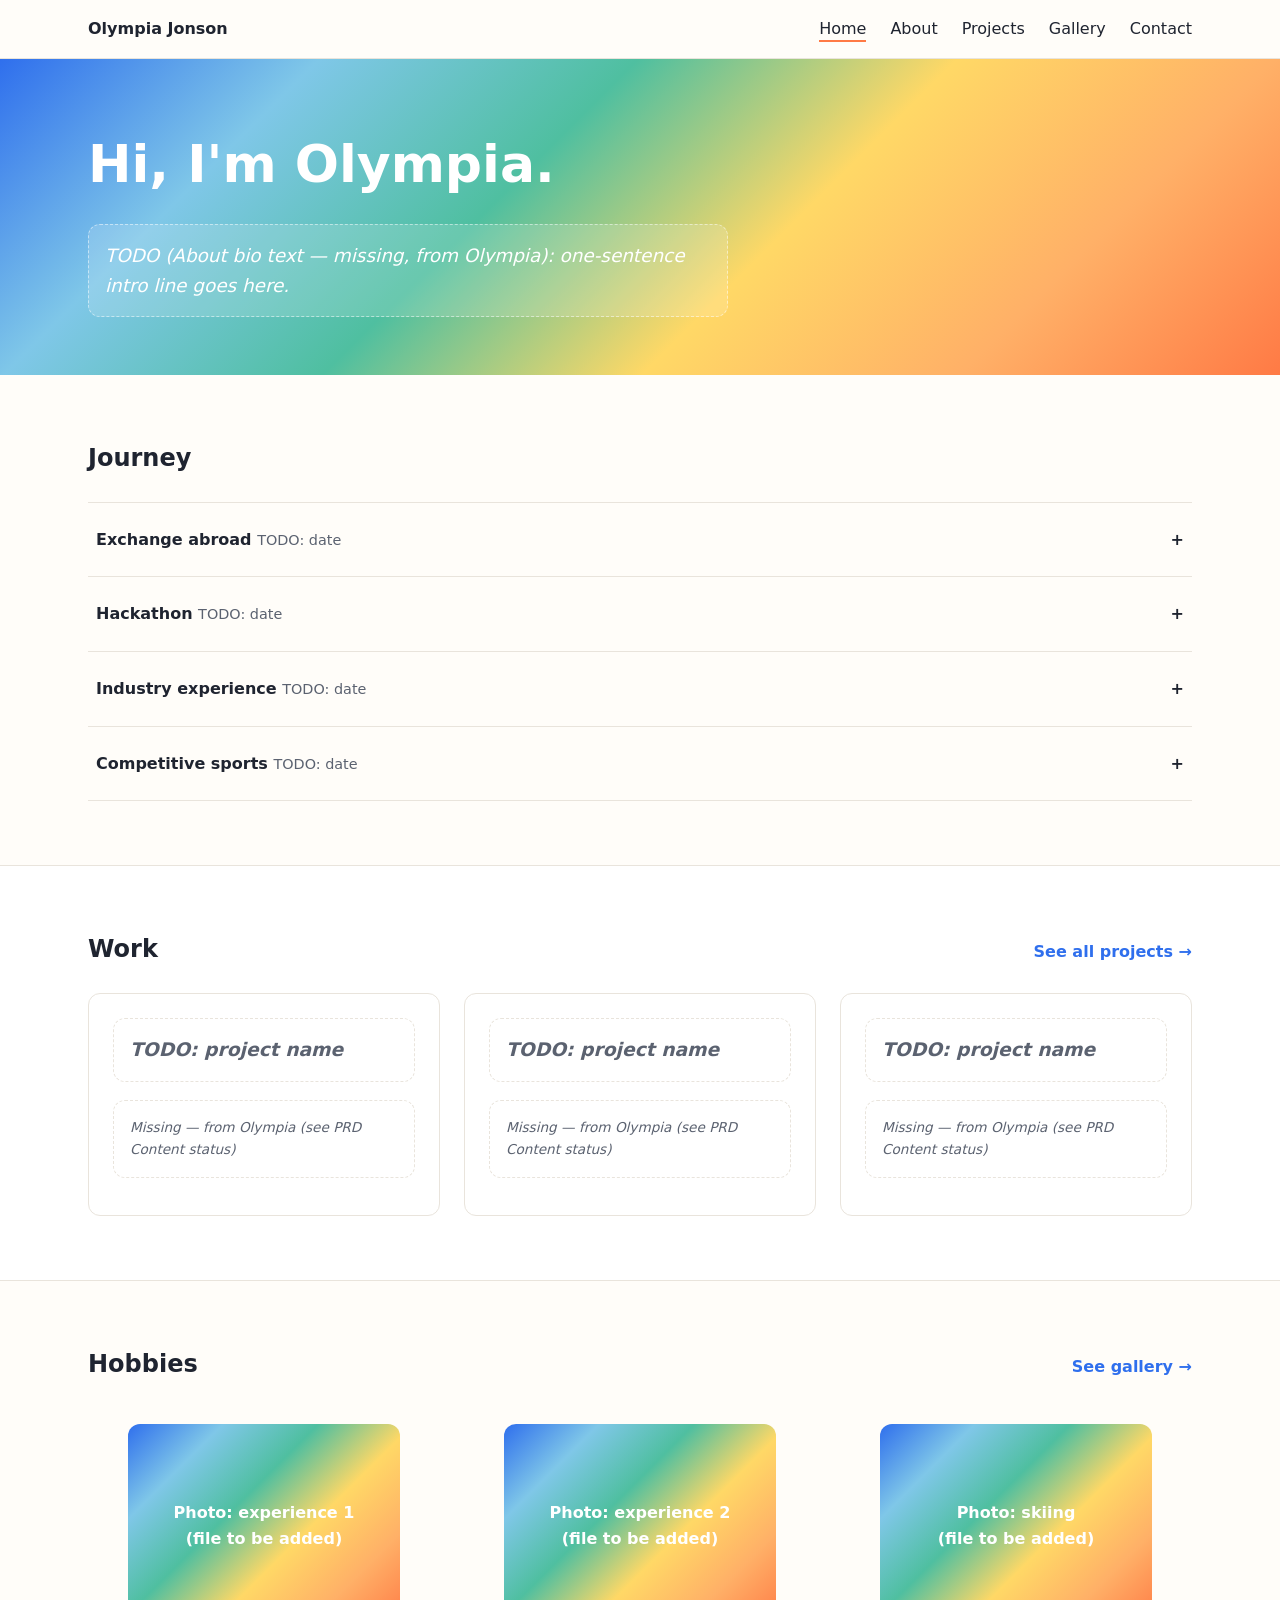
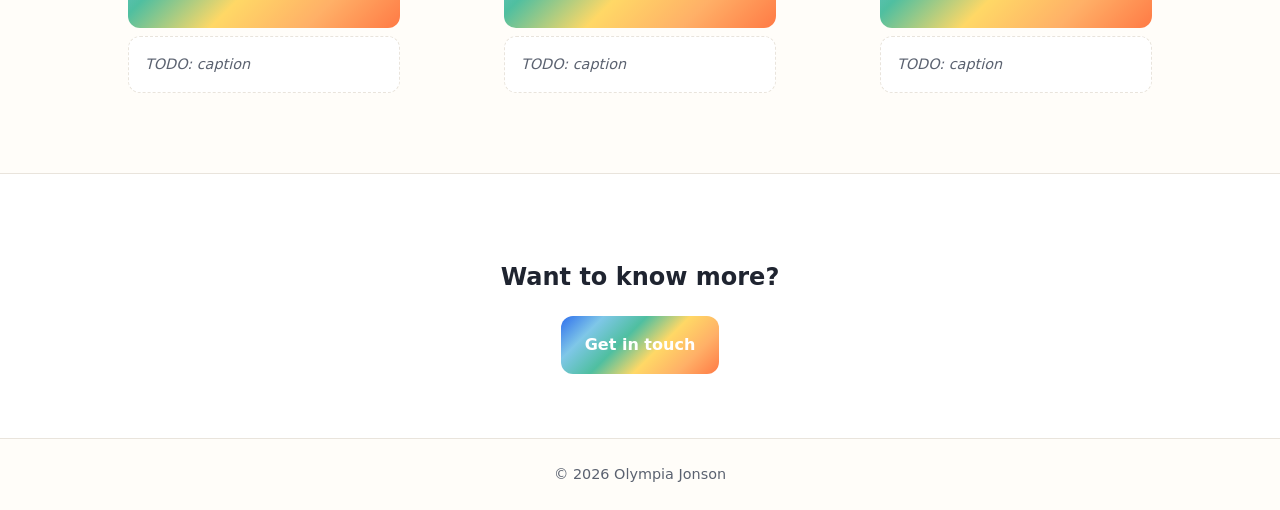
<file: index.html>
<!doctype html>
<html lang="en">
<head>
  <meta charset="UTF-8" />
  <meta name="viewport" content="width=device-width, initial-scale=1.0" />
  <title>Olympia Jonson</title>
  <link rel="stylesheet" href="css/styles.css" />
</head>
<body>
  <header class="site-header">
    <nav class="nav" aria-label="Primary">
      <a class="nav__brand" href="index.html">Olympia Jonson</a>
      <button class="nav__toggle" aria-expanded="false" aria-label="Toggle navigation">&#9776;</button>
      <ul class="nav__links">
        <li><a href="index.html" aria-current="page">Home</a></li>
        <li><a href="about.html">About</a></li>
        <li><a href="projects.html">Projects</a></li>
        <li><a href="gallery.html">Gallery</a></li>
        <li><a href="contact.html">Contact</a></li>
      </ul>
    </nav>
  </header>

  <main>
    <section class="hero">
      <div class="container">
        <h1>Hi, I'm Olympia.</h1>
        <p class="placeholder" style="background: rgba(255,255,255,0.15); border-color: rgba(255,255,255,0.5); color: #fff;">
          TODO (About bio text — missing, from Olympia): one-sentence intro line goes here.
        </p>
      </div>
    </section>

    <section class="section" id="timeline">
      <div class="container">
        <div class="section__heading reveal">
          <h2>Journey</h2>
        </div>
        <ul class="timeline">
          <li class="timeline__item reveal">
            <button class="timeline__trigger" aria-expanded="false" aria-controls="panel-1">
              <span>Exchange abroad <span class="timeline__date">TODO: date</span></span>
              <span class="timeline__icon">+</span>
            </button>
            <div class="timeline__panel" id="panel-1" data-open="false">
              <div class="timeline__panel-inner">
                <p class="placeholder">TODO (missing, from Olympia): short description of the exchange experience.</p>
              </div>
            </div>
          </li>
          <li class="timeline__item reveal">
            <button class="timeline__trigger" aria-expanded="false" aria-controls="panel-2">
              <span>Hackathon <span class="timeline__date">TODO: date</span></span>
              <span class="timeline__icon">+</span>
            </button>
            <div class="timeline__panel" id="panel-2" data-open="false">
              <div class="timeline__panel-inner">
                <p class="placeholder">TODO (missing, from Olympia): short description of the hackathon.</p>
              </div>
            </div>
          </li>
          <li class="timeline__item reveal">
            <button class="timeline__trigger" aria-expanded="false" aria-controls="panel-3">
              <span>Industry experience <span class="timeline__date">TODO: date</span></span>
              <span class="timeline__icon">+</span>
            </button>
            <div class="timeline__panel" id="panel-3" data-open="false">
              <div class="timeline__panel-inner">
                <p class="placeholder">TODO (missing, from Olympia): short description of work across industries.</p>
              </div>
            </div>
          </li>
          <li class="timeline__item reveal">
            <button class="timeline__trigger" aria-expanded="false" aria-controls="panel-4">
              <span>Competitive sports <span class="timeline__date">TODO: date</span></span>
              <span class="timeline__icon">+</span>
            </button>
            <div class="timeline__panel" id="panel-4" data-open="false">
              <div class="timeline__panel-inner">
                <p class="placeholder">TODO (missing, from Olympia): short description of sports involvement.</p>
              </div>
            </div>
          </li>
        </ul>
      </div>
    </section>

    <section class="section section--muted" id="work-preview">
      <div class="container">
        <div class="section__heading reveal">
          <h2>Work</h2>
          <a class="section__link" href="projects.html">See all projects &rarr;</a>
        </div>
        <div class="card-grid">
          <div class="card reveal">
            <h3 class="placeholder">TODO: project name</h3>
            <p class="card__meta placeholder">Missing — from Olympia (see PRD Content status)</p>
          </div>
          <div class="card reveal">
            <h3 class="placeholder">TODO: project name</h3>
            <p class="card__meta placeholder">Missing — from Olympia (see PRD Content status)</p>
          </div>
          <div class="card reveal">
            <h3 class="placeholder">TODO: project name</h3>
            <p class="card__meta placeholder">Missing — from Olympia (see PRD Content status)</p>
          </div>
        </div>
      </div>
    </section>

    <section class="section" id="hobbies-preview">
      <div class="container">
        <div class="section__heading reveal">
          <h2>Hobbies</h2>
          <a class="section__link" href="gallery.html">See gallery &rarr;</a>
        </div>
        <div class="gallery-grid">
          <figure class="gallery-item reveal">
            <div class="placeholder-img">Photo: experience 1<br />(file to be added)</div>
            <figcaption class="placeholder">TODO: caption</figcaption>
          </figure>
          <figure class="gallery-item reveal">
            <div class="placeholder-img">Photo: experience 2<br />(file to be added)</div>
            <figcaption class="placeholder">TODO: caption</figcaption>
          </figure>
          <figure class="gallery-item reveal">
            <div class="placeholder-img">Photo: skiing<br />(file to be added)</div>
            <figcaption class="placeholder">TODO: caption</figcaption>
          </figure>
        </div>
      </div>
    </section>

    <section class="section section--muted reveal" id="cta">
      <div class="container" style="text-align: center;">
        <h2>Want to know more?</h2>
        <a class="button" href="contact.html">Get in touch</a>
      </div>
    </section>
  </main>

  <footer class="site-footer">
    <div class="container">&copy; 2026 Olympia Jonson</div>
  </footer>

  <script src="js/main.js"></script>
</body>
</html>
</file>
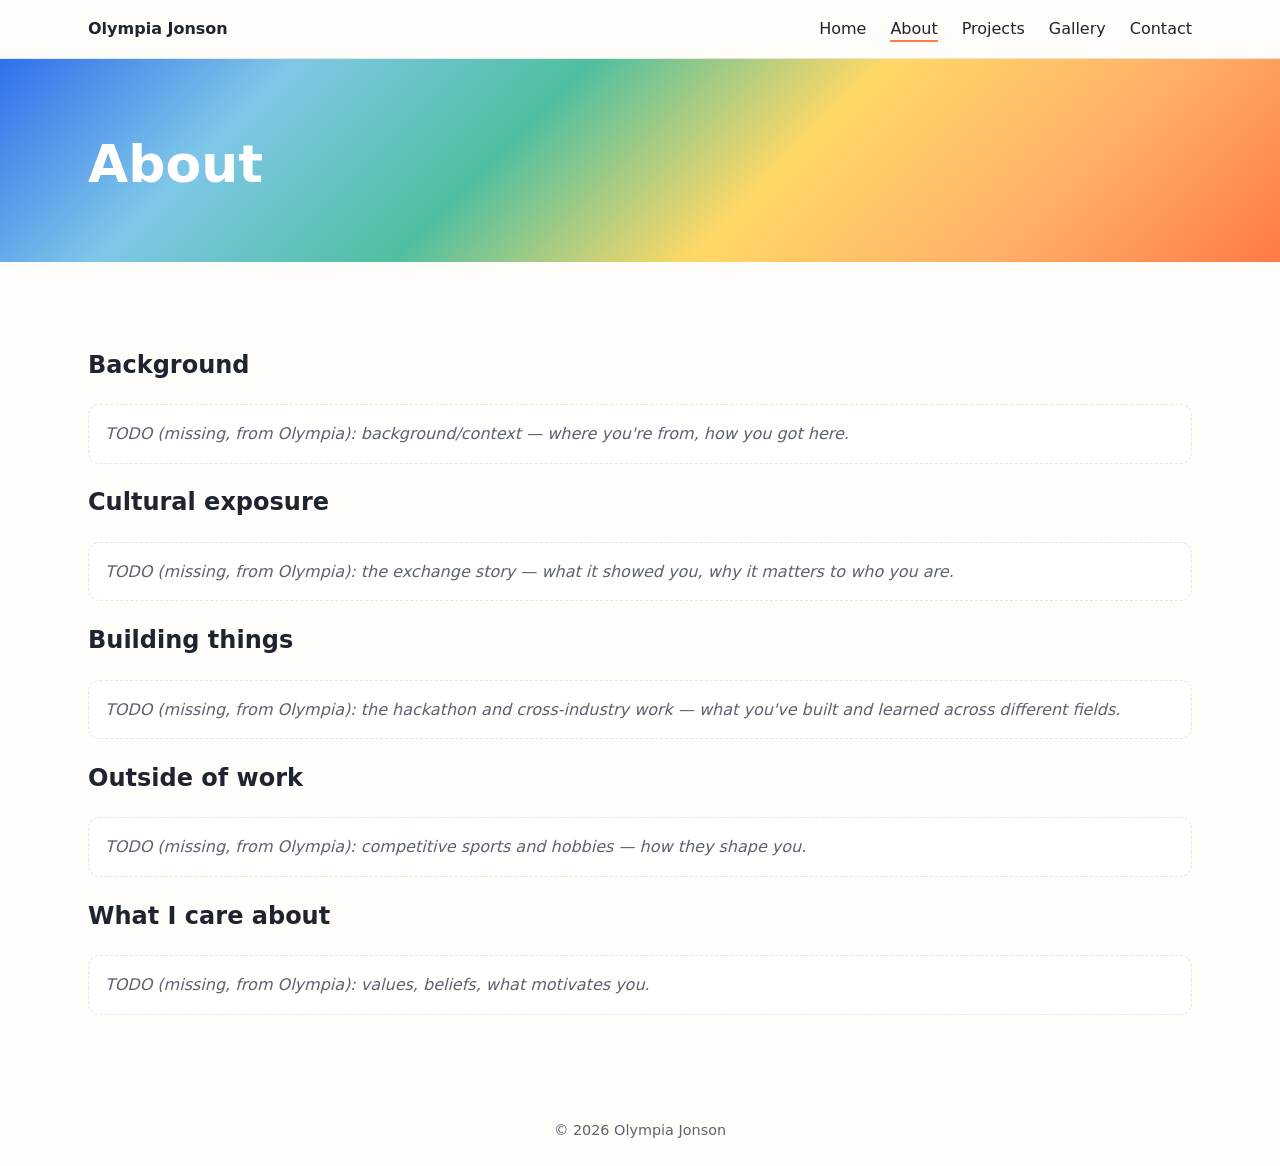
<file: about.html>
<!doctype html>
<html lang="en">
<head>
  <meta charset="UTF-8" />
  <meta name="viewport" content="width=device-width, initial-scale=1.0" />
  <title>About — Olympia Jonson</title>
  <link rel="stylesheet" href="css/styles.css" />
</head>
<body>
  <header class="site-header">
    <nav class="nav" aria-label="Primary">
      <a class="nav__brand" href="index.html">Olympia Jonson</a>
      <button class="nav__toggle" aria-expanded="false" aria-label="Toggle navigation">&#9776;</button>
      <ul class="nav__links">
        <li><a href="index.html">Home</a></li>
        <li><a href="about.html" aria-current="page">About</a></li>
        <li><a href="projects.html">Projects</a></li>
        <li><a href="gallery.html">Gallery</a></li>
        <li><a href="contact.html">Contact</a></li>
      </ul>
    </nav>
  </header>

  <main>
    <section class="hero">
      <div class="container">
        <h1>About</h1>
      </div>
    </section>

    <section class="section">
      <div class="container">
        <h2>Background</h2>
        <p class="placeholder">
          TODO (missing, from Olympia): background/context — where you're from, how you got here.
        </p>

        <h2>Cultural exposure</h2>
        <p class="placeholder">
          TODO (missing, from Olympia): the exchange story — what it showed you, why it matters to who you are.
        </p>

        <h2>Building things</h2>
        <p class="placeholder">
          TODO (missing, from Olympia): the hackathon and cross-industry work — what you've built and learned across
          different fields.
        </p>

        <h2>Outside of work</h2>
        <p class="placeholder">
          TODO (missing, from Olympia): competitive sports and hobbies — how they shape you.
        </p>

        <h2>What I care about</h2>
        <p class="placeholder">
          TODO (missing, from Olympia): values, beliefs, what motivates you.
        </p>
      </div>
    </section>
  </main>

  <footer class="site-footer">
    <div class="container">&copy; 2026 Olympia Jonson</div>
  </footer>

  <script src="js/main.js"></script>
</body>
</html>
</file>
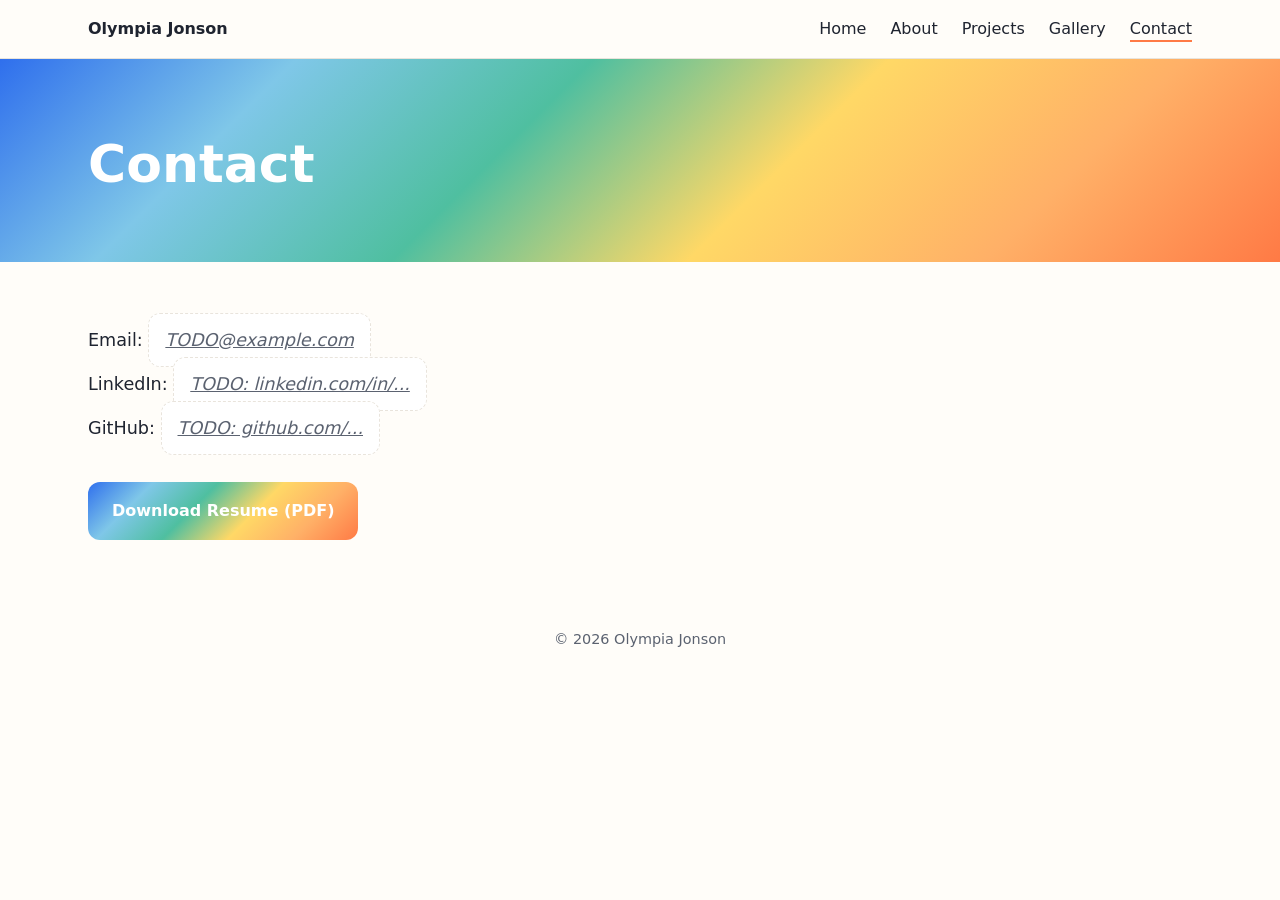
<file: contact.html>
<!doctype html>
<html lang="en">
<head>
  <meta charset="UTF-8" />
  <meta name="viewport" content="width=device-width, initial-scale=1.0" />
  <title>Contact — Olympia Jonson</title>
  <link rel="stylesheet" href="css/styles.css" />
</head>
<body>
  <header class="site-header">
    <nav class="nav" aria-label="Primary">
      <a class="nav__brand" href="index.html">Olympia Jonson</a>
      <button class="nav__toggle" aria-expanded="false" aria-label="Toggle navigation">&#9776;</button>
      <ul class="nav__links">
        <li><a href="index.html">Home</a></li>
        <li><a href="about.html">About</a></li>
        <li><a href="projects.html">Projects</a></li>
        <li><a href="gallery.html">Gallery</a></li>
        <li><a href="contact.html" aria-current="page">Contact</a></li>
      </ul>
    </nav>
  </header>

  <main>
    <section class="hero">
      <div class="container">
        <h1>Contact</h1>
      </div>
    </section>

    <section class="section">
      <div class="container">
        <!-- TODO (missing, from Olympia): real email address and LinkedIn/GitHub URLs. -->
        <ul class="contact-list">
          <li>Email: <a class="placeholder" href="mailto:TODO@example.com">TODO@example.com</a></li>
          <li>LinkedIn: <a class="placeholder" href="#" target="_blank" rel="noopener">TODO: linkedin.com/in/...</a></li>
          <li>GitHub: <a class="placeholder" href="#" target="_blank" rel="noopener">TODO: github.com/...</a></li>
        </ul>

        <!-- TODO (have, from Olympia): drop the actual resume file at assets/resume.pdf -->
        <a class="button" href="assets/resume.pdf" download>Download Resume (PDF)</a>
      </div>
    </section>
  </main>

  <footer class="site-footer">
    <div class="container">&copy; 2026 Olympia Jonson</div>
  </footer>

  <script src="js/main.js"></script>
</body>
</html>
</file>
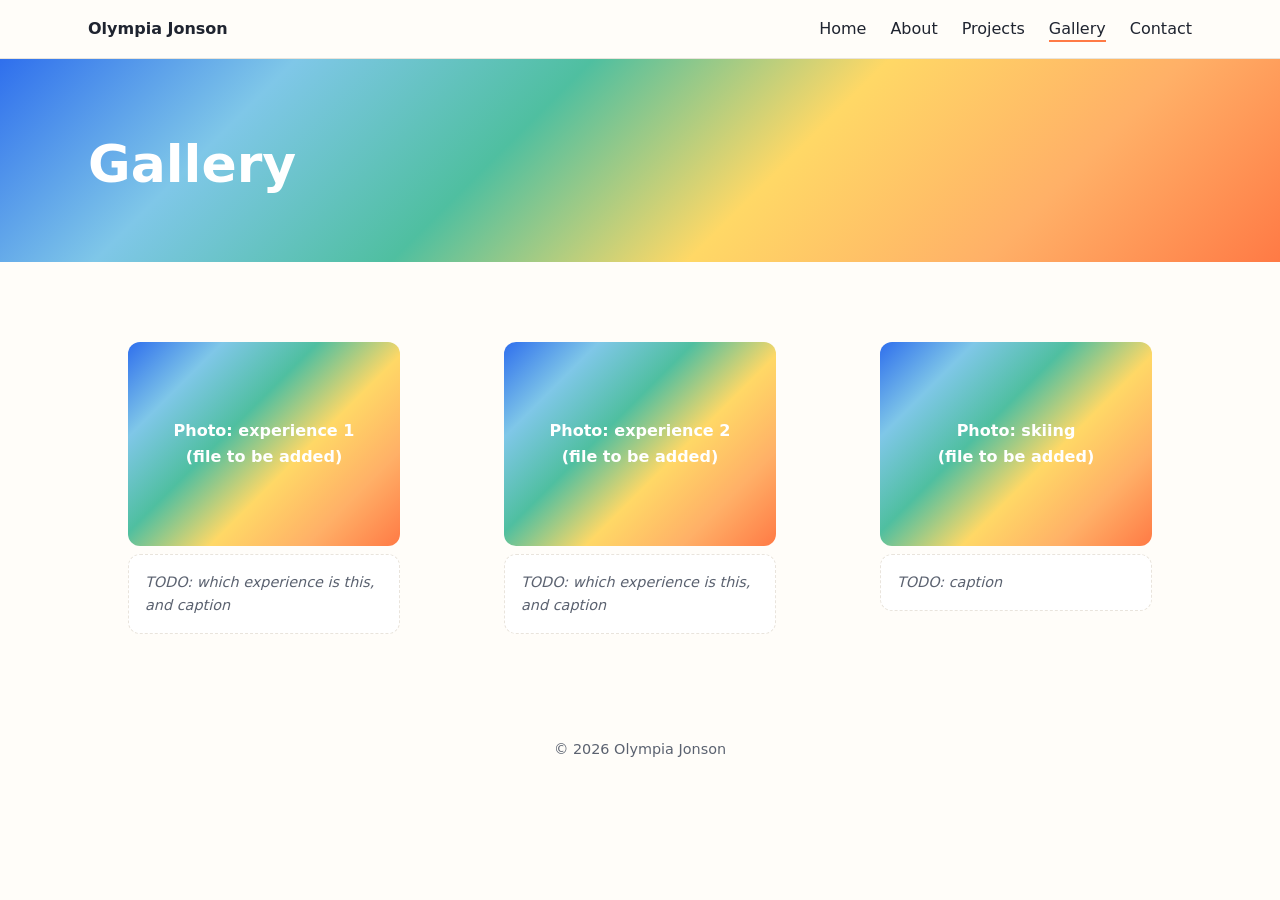
<file: gallery.html>
<!doctype html>
<html lang="en">
<head>
  <meta charset="UTF-8" />
  <meta name="viewport" content="width=device-width, initial-scale=1.0" />
  <title>Gallery — Olympia Jonson</title>
  <link rel="stylesheet" href="css/styles.css" />
</head>
<body>
  <header class="site-header">
    <nav class="nav" aria-label="Primary">
      <a class="nav__brand" href="index.html">Olympia Jonson</a>
      <button class="nav__toggle" aria-expanded="false" aria-label="Toggle navigation">&#9776;</button>
      <ul class="nav__links">
        <li><a href="index.html">Home</a></li>
        <li><a href="about.html">About</a></li>
        <li><a href="projects.html">Projects</a></li>
        <li><a href="gallery.html" aria-current="page">Gallery</a></li>
        <li><a href="contact.html">Contact</a></li>
      </ul>
    </nav>
  </header>

  <main>
    <section class="hero">
      <div class="container">
        <h1>Gallery</h1>
      </div>
    </section>

    <section class="section">
      <div class="container">
        <!-- TODO (from Olympia): 3 photos ready (2 "experience" photos + 1 skiing photo) — replace the
             placeholder-img divs below with <img src="assets/img/..."> once files are added, and fill in
             captions. More photos can be added later (see PRD "Later"). -->
        <div class="gallery-grid">
          <figure class="gallery-item">
            <div class="placeholder-img">Photo: experience 1<br />(file to be added)</div>
            <figcaption class="placeholder">TODO: which experience is this, and caption</figcaption>
          </figure>
          <figure class="gallery-item">
            <div class="placeholder-img">Photo: experience 2<br />(file to be added)</div>
            <figcaption class="placeholder">TODO: which experience is this, and caption</figcaption>
          </figure>
          <figure class="gallery-item">
            <div class="placeholder-img">Photo: skiing<br />(file to be added)</div>
            <figcaption class="placeholder">TODO: caption</figcaption>
          </figure>
        </div>
      </div>
    </section>
  </main>

  <footer class="site-footer">
    <div class="container">&copy; 2026 Olympia Jonson</div>
  </footer>

  <script src="js/main.js"></script>
</body>
</html>
</file>
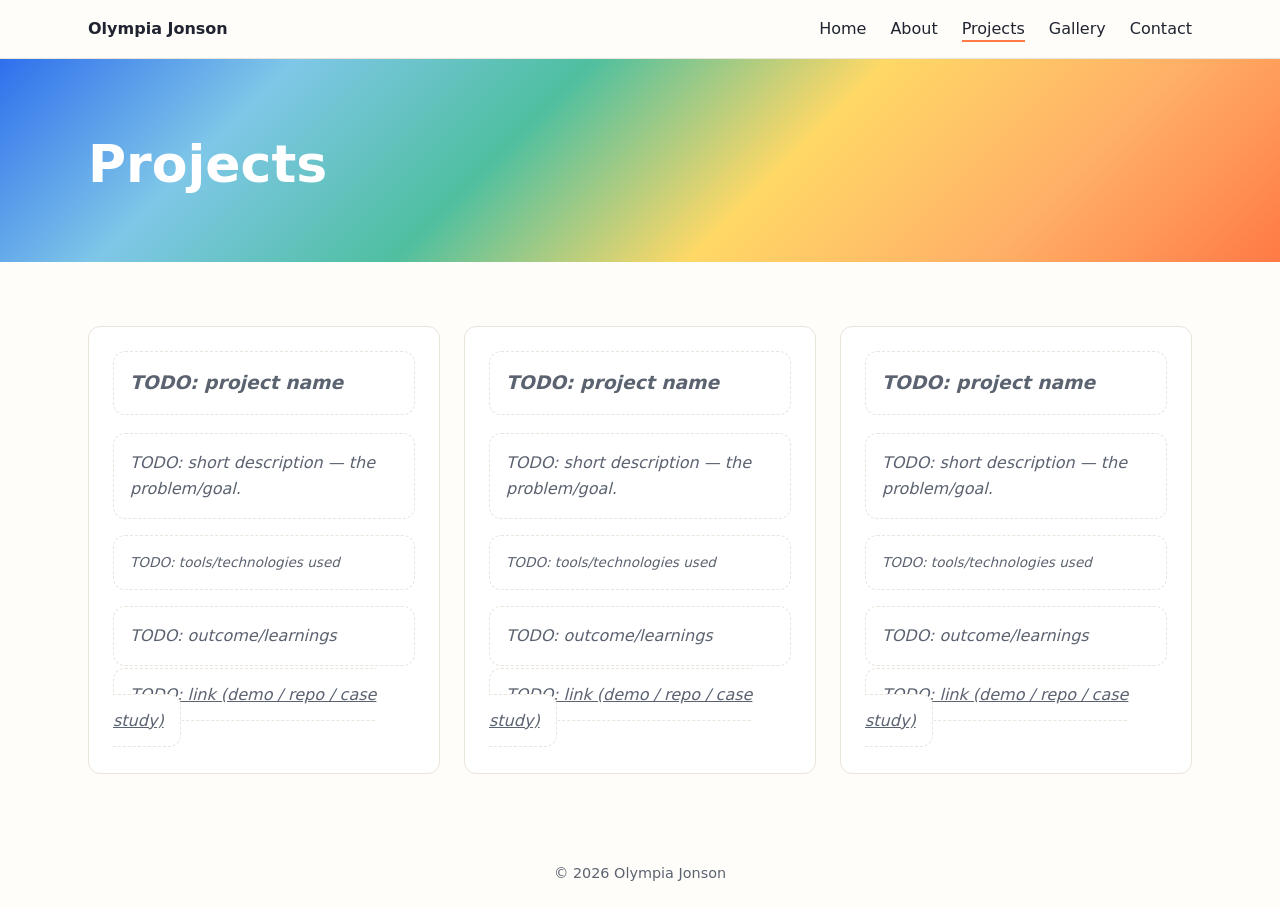
<file: projects.html>
<!doctype html>
<html lang="en">
<head>
  <meta charset="UTF-8" />
  <meta name="viewport" content="width=device-width, initial-scale=1.0" />
  <title>Projects — Olympia Jonson</title>
  <link rel="stylesheet" href="css/styles.css" />
</head>
<body>
  <header class="site-header">
    <nav class="nav" aria-label="Primary">
      <a class="nav__brand" href="index.html">Olympia Jonson</a>
      <button class="nav__toggle" aria-expanded="false" aria-label="Toggle navigation">&#9776;</button>
      <ul class="nav__links">
        <li><a href="index.html">Home</a></li>
        <li><a href="about.html">About</a></li>
        <li><a href="projects.html" aria-current="page">Projects</a></li>
        <li><a href="gallery.html">Gallery</a></li>
        <li><a href="contact.html">Contact</a></li>
      </ul>
    </nav>
  </header>

  <main>
    <section class="hero">
      <div class="container">
        <h1>Projects</h1>
      </div>
    </section>

    <section class="section">
      <div class="container">
        <!-- TODO (missing, from Olympia): actual project count/details not yet decided (see PRD Content status).
             The three cards below are placeholder slots — duplicate/remove as needed. -->
        <div class="card-grid">
          <div class="card">
            <h3 class="placeholder">TODO: project name</h3>
            <p class="placeholder">TODO: short description — the problem/goal.</p>
            <p class="card__meta placeholder">TODO: tools/technologies used</p>
            <p class="placeholder">TODO: outcome/learnings</p>
            <p><a class="placeholder" href="#">TODO: link (demo / repo / case study)</a></p>
          </div>
          <div class="card">
            <h3 class="placeholder">TODO: project name</h3>
            <p class="placeholder">TODO: short description — the problem/goal.</p>
            <p class="card__meta placeholder">TODO: tools/technologies used</p>
            <p class="placeholder">TODO: outcome/learnings</p>
            <p><a class="placeholder" href="#">TODO: link (demo / repo / case study)</a></p>
          </div>
          <div class="card">
            <h3 class="placeholder">TODO: project name</h3>
            <p class="placeholder">TODO: short description — the problem/goal.</p>
            <p class="card__meta placeholder">TODO: tools/technologies used</p>
            <p class="placeholder">TODO: outcome/learnings</p>
            <p><a class="placeholder" href="#">TODO: link (demo / repo / case study)</a></p>
          </div>
        </div>
      </div>
    </section>
  </main>

  <footer class="site-footer">
    <div class="container">&copy; 2026 Olympia Jonson</div>
  </footer>

  <script src="js/main.js"></script>
</body>
</html>
</file>
<file: css/styles.css>
/* ============================
   Tokens (PRD "Look" section)
   ============================ */
:root {
  /* palette */
  --color-blue: #2F6FED;
  --color-light-blue: #7FC7E8;
  --color-green: #4FBFA0;
  --color-yellow: #FFD866;
  --color-light-orange: #FFB067;
  --color-orange: #FF7A45;

  /* gradient, cool to warm */
  --gradient-sunset: linear-gradient(
    135deg,
    var(--color-blue),
    var(--color-light-blue),
    var(--color-green),
    var(--color-yellow),
    var(--color-light-orange),
    var(--color-orange)
  );

  /* base */
  --color-bg: #FFFDF9;
  --color-surface: #FFFFFF;
  --color-text: #1F2430;
  --color-text-muted: #5B6270;
  --color-border: #E9E4DC;

  /* type */
  --font-base: system-ui, -apple-system, "Segoe UI", sans-serif;

  /* layout */
  --max-width: 72rem;
  --radius: 0.75rem;
  --space-1: 0.5rem;
  --space-2: 1rem;
  --space-3: 1.5rem;
  --space-4: 2.5rem;
  --space-5: 4rem;
}

/* ============================
   Reset / base
   ============================ */
* {
  box-sizing: border-box;
}

html {
  scroll-behavior: smooth;
}

body {
  margin: 0;
  font-family: var(--font-base);
  background: var(--color-bg);
  color: var(--color-text);
  line-height: 1.6;
}

img {
  max-width: 100%;
  display: block;
}

a {
  color: var(--color-blue);
}

.container {
  max-width: var(--max-width);
  margin-inline: auto;
  padding-inline: var(--space-3);
}

.placeholder {
  color: var(--color-text-muted);
  font-style: italic;
  border: 1px dashed var(--color-border);
  border-radius: var(--radius);
  padding: var(--space-2);
  background: var(--color-surface);
}

/* ============================
   Header / nav
   ============================ */
.site-header {
  position: sticky;
  top: 0;
  z-index: 10;
  background: var(--color-bg);
  border-bottom: 1px solid var(--color-border);
}

.nav {
  max-width: var(--max-width);
  margin-inline: auto;
  padding: var(--space-2) var(--space-3);
  display: flex;
  align-items: center;
  justify-content: space-between;
}

.nav__brand {
  font-weight: 700;
  text-decoration: none;
  color: var(--color-text);
}

.nav__toggle {
  display: none;
  background: none;
  border: none;
  font-size: 1.5rem;
  cursor: pointer;
  color: var(--color-text);
}

.nav__links {
  list-style: none;
  display: flex;
  gap: var(--space-3);
  margin: 0;
  padding: 0;
}

.nav__links a {
  text-decoration: none;
  color: var(--color-text);
  font-weight: 500;
  padding-bottom: 2px;
  border-bottom: 2px solid transparent;
}

.nav__links a:hover,
.nav__links a[aria-current="page"] {
  border-bottom-color: var(--color-orange);
}

@media (max-width: 640px) {
  .nav__toggle {
    display: block;
  }

  .nav__links {
    position: absolute;
    top: 100%;
    left: 0;
    right: 0;
    flex-direction: column;
    background: var(--color-bg);
    border-bottom: 1px solid var(--color-border);
    padding: var(--space-2) var(--space-3);
    gap: var(--space-2);
    display: none;
  }

  .nav__links.is-open {
    display: flex;
  }
}

/* ============================
   Hero
   ============================ */
.hero {
  padding: var(--space-5) 0 var(--space-4);
  background: var(--gradient-sunset);
  color: #fff;
}

.hero h1 {
  font-size: clamp(2rem, 5vw, 3.25rem);
  margin: 0 0 var(--space-2);
}

.hero p {
  max-width: 40rem;
  font-size: 1.15rem;
}

/* ============================
   Sections
   ============================ */
.section {
  padding: var(--space-5) 0;
}

.section--muted {
  background: var(--color-surface);
  border-top: 1px solid var(--color-border);
  border-bottom: 1px solid var(--color-border);
}

.section__heading {
  display: flex;
  align-items: baseline;
  justify-content: space-between;
  gap: var(--space-2);
  margin-bottom: var(--space-3);
}

.section__heading h2 {
  margin: 0;
}

.section__link {
  white-space: nowrap;
  font-weight: 600;
  text-decoration: none;
}

/* ============================
   Timeline (accordion)
   ============================ */
.timeline {
  list-style: none;
  margin: 0;
  padding: 0;
  border-top: 1px solid var(--color-border);
}

.timeline__item {
  border-bottom: 1px solid var(--color-border);
}

.timeline__trigger {
  width: 100%;
  display: flex;
  align-items: center;
  justify-content: space-between;
  gap: var(--space-2);
  background: none;
  border: none;
  text-align: left;
  font: inherit;
  font-weight: 600;
  padding: var(--space-3) var(--space-1);
  cursor: pointer;
  color: var(--color-text);
}

.timeline__date {
  color: var(--color-text-muted);
  font-weight: 400;
  font-size: 0.9rem;
}

.timeline__icon {
  transition: transform 0.2s ease;
  flex-shrink: 0;
}

.timeline__trigger[aria-expanded="true"] .timeline__icon {
  transform: rotate(45deg);
}

.timeline__panel {
  display: grid;
  grid-template-rows: 0fr;
  transition: grid-template-rows 0.25s ease;
}

.timeline__panel[data-open="true"] {
  grid-template-rows: 1fr;
}

.timeline__panel-inner {
  overflow: hidden;
}

.timeline__panel p {
  padding: 0 var(--space-1) var(--space-3);
  margin: 0;
  color: var(--color-text-muted);
}

/* ============================
   Cards (projects / preview grids)
   ============================ */
.card-grid {
  display: grid;
  grid-template-columns: repeat(auto-fit, minmax(15rem, 1fr));
  gap: var(--space-3);
}

.card {
  background: var(--color-surface);
  border: 1px solid var(--color-border);
  border-radius: var(--radius);
  padding: var(--space-3);
}

.card h3 {
  margin-top: 0;
}

.card__meta {
  font-size: 0.85rem;
  color: var(--color-text-muted);
}

/* ============================
   Gallery
   ============================ */
.gallery-grid {
  display: grid;
  grid-template-columns: repeat(auto-fit, minmax(12rem, 1fr));
  gap: var(--space-3);
}

.gallery-item img,
.gallery-item .placeholder-img {
  width: 100%;
  aspect-ratio: 4 / 3;
  object-fit: cover;
  border-radius: var(--radius);
}

.placeholder-img {
  background: var(--gradient-sunset);
  display: flex;
  align-items: center;
  justify-content: center;
  color: #fff;
  font-weight: 600;
  text-align: center;
  padding: var(--space-2);
}

.gallery-item figcaption {
  margin-top: var(--space-1);
  color: var(--color-text-muted);
  font-size: 0.9rem;
}

/* ============================
   Contact
   ============================ */
.contact-list {
  list-style: none;
  padding: 0;
  margin: 0 0 var(--space-4);
  display: flex;
  flex-direction: column;
  gap: var(--space-2);
  font-size: 1.1rem;
}

.button {
  display: inline-block;
  background: var(--gradient-sunset);
  color: #fff;
  text-decoration: none;
  font-weight: 700;
  padding: var(--space-2) var(--space-3);
  border-radius: var(--radius);
}

/* ============================
   Footer
   ============================ */
.site-footer {
  padding: var(--space-3) 0;
  text-align: center;
  color: var(--color-text-muted);
  font-size: 0.9rem;
}

/* ============================
   Scroll reveal
   ============================ */
.reveal {
  opacity: 0;
  transform: translateY(24px);
  transition: opacity 0.6s ease, transform 0.6s ease;
}

.reveal.is-visible {
  opacity: 1;
  transform: translateY(0);
}

@media (prefers-reduced-motion: reduce) {
  html {
    scroll-behavior: auto;
  }

  .reveal {
    opacity: 1;
    transform: none;
    transition: none;
  }
}
</file>
